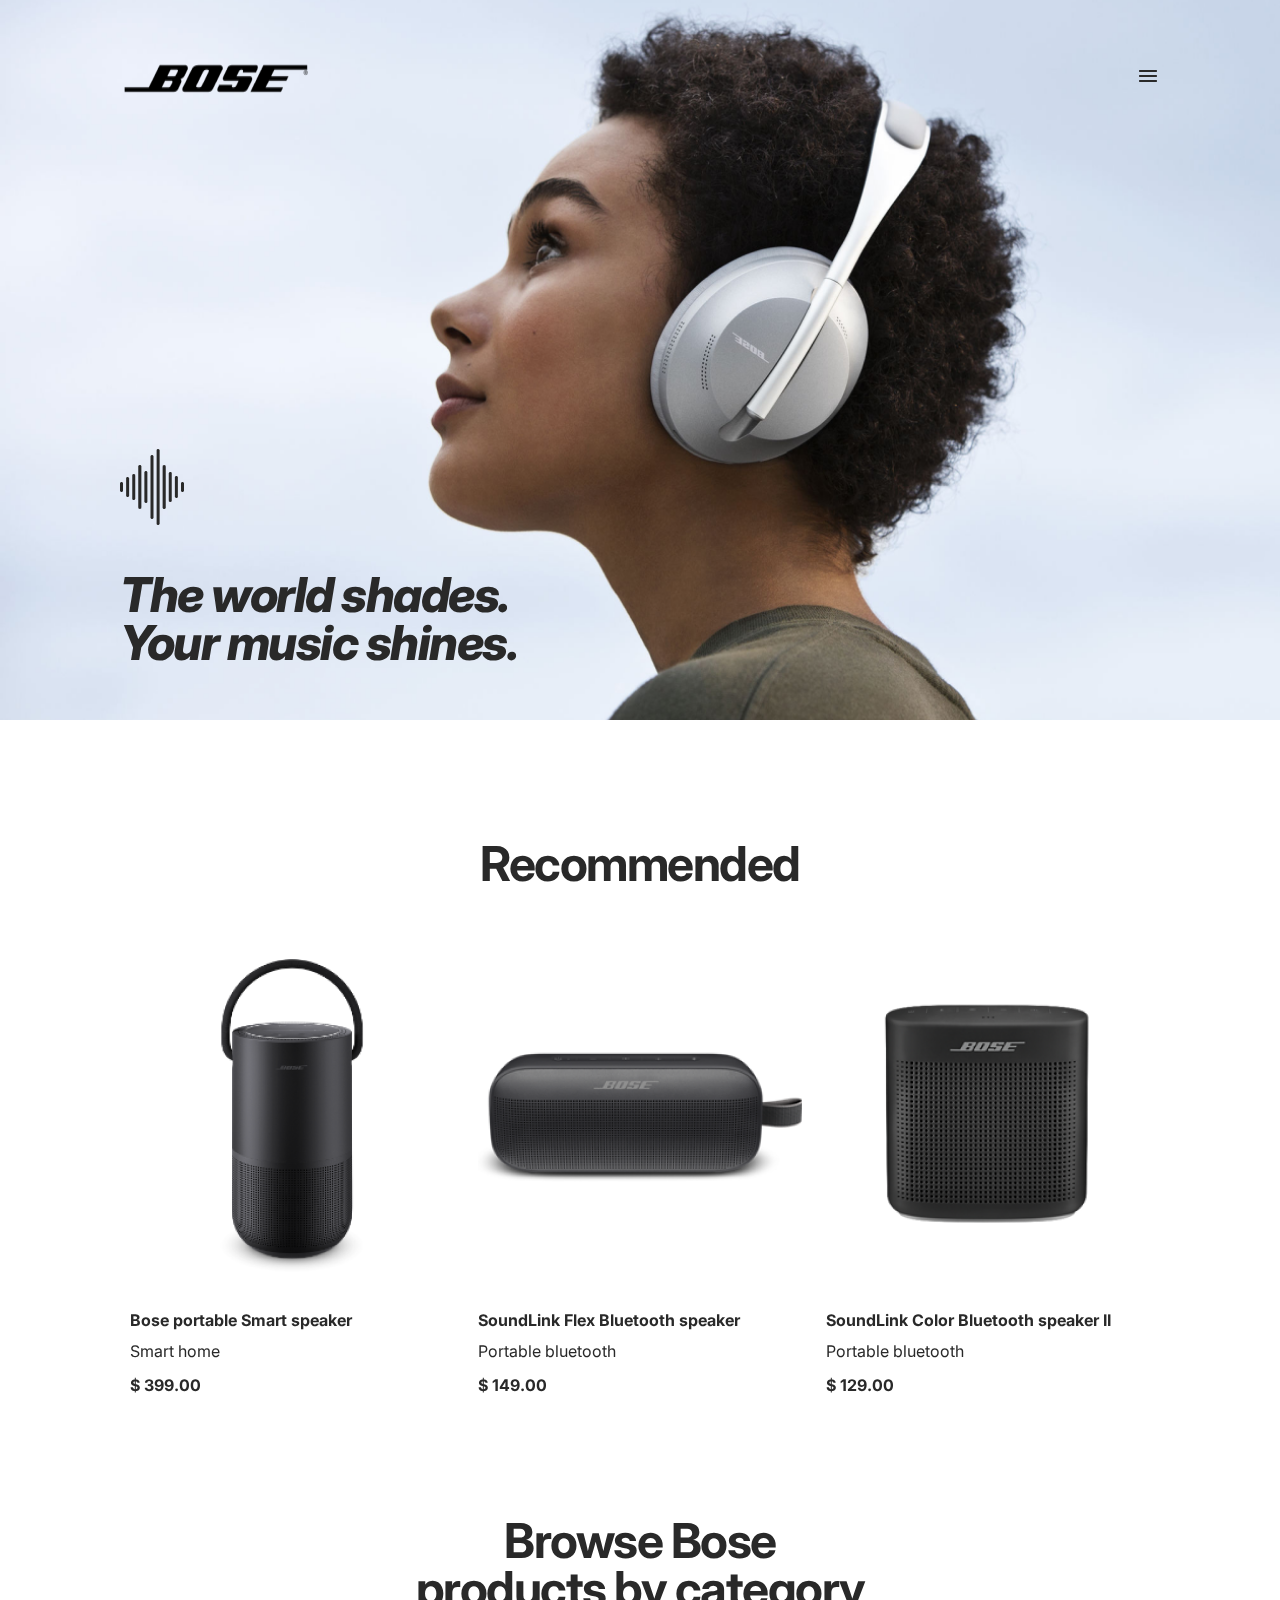
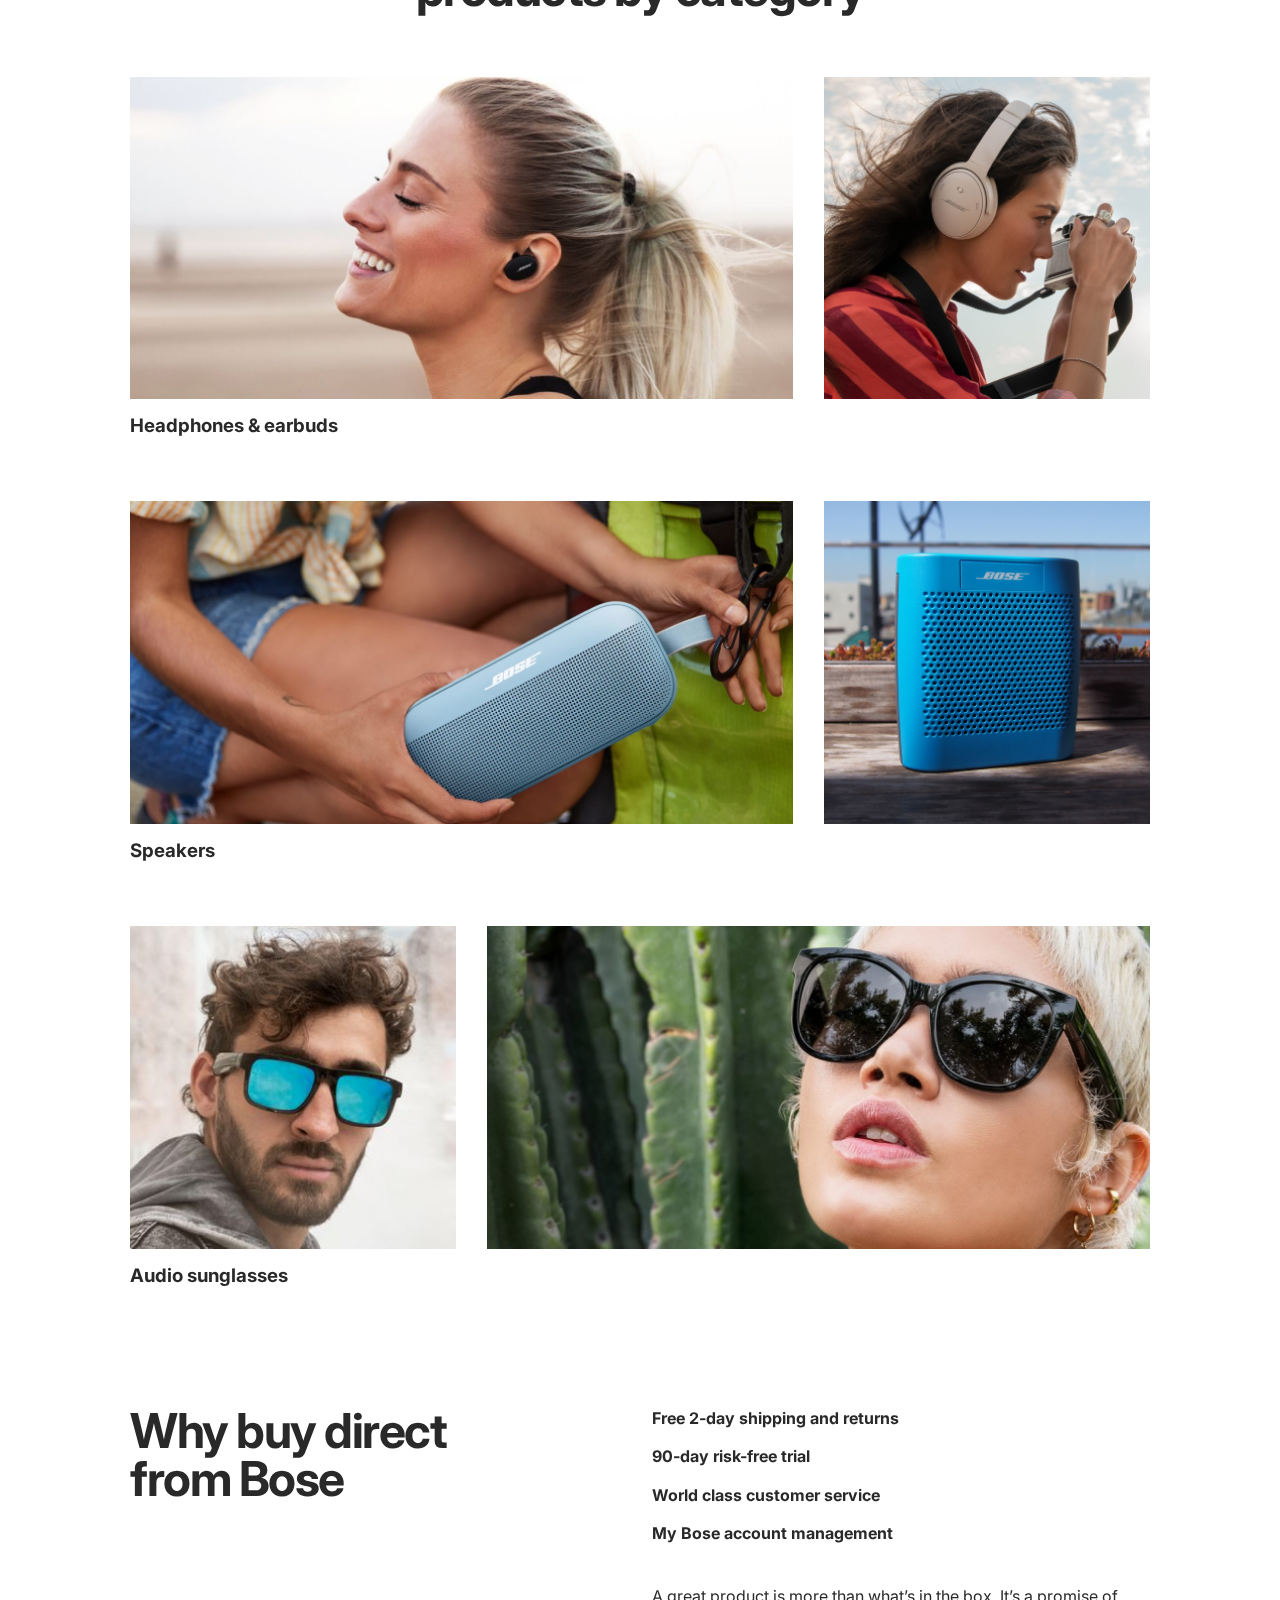
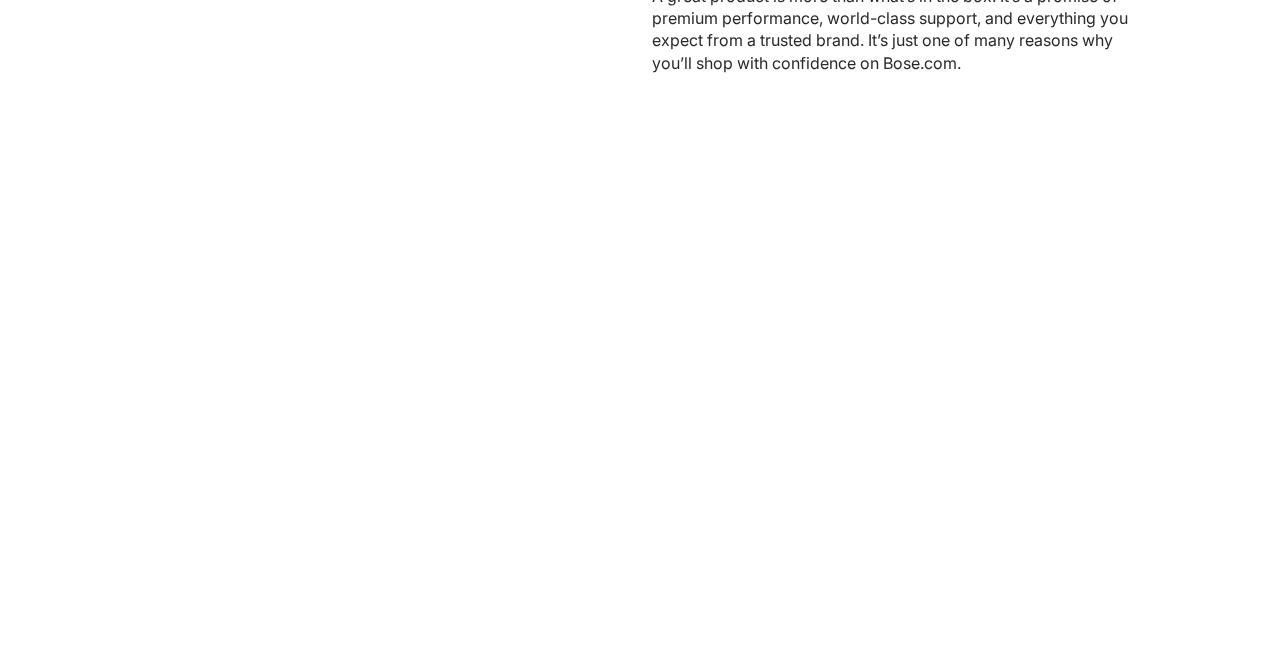
<file: index.html>
<!-- #region head -->
<!DOCTYPE html>
<html lang="en">

<head>
    <meta charset="UTF-8">
    <meta name="viewport" content="width=device-width, initial-scale=1.0">
    <meta http-equiv="X-UA-Compatible" content="IE=edge">
    <title>Document</title>
    <link rel="preconnect" href="https://fonts.googleapis.com">
    <link rel="preconnect" href="https://fonts.gstatic.com" crossorigin>
    <link href="https://fonts.googleapis.com/css2?family=Inter:wght@400;700;800&display=swap" rel="stylesheet">
    <link rel="stylesheet" href="css/style.css">
</head>
<!-- #endregion -->

<!-- #region body -->
<body id="home">
    <header class="header">
        <div class="header__top">
            <img src="images/logo.png" alt="Bose logo">
            <a href="#menu">
                <img src="images/icons/Icon-Burger-menu.png" alt="Burger-menu">
            </a>
        </div>

        <div class="header__bottom">
            <img src="images/Sound waves.png" alt="Sound waves">

            <h1 class="header__title">
                The world shades.
                <br>
                Your music shines.
            </h1>
        </div>
    </header>

    <div class="menu" id="menu">
        <div class="menu__top">
            <img src="images/menu-logo.png" alt="Bose logo">
            <a href="#home">
                <img src="images/icon-close.png" alt="close">
            </a>

        </div>
        <nav class="nav">
            <a href="#home" class="nav__link">Home</a>
            <a href="#recommended" class="nav__link">recommended</a>
            <a href="#categories" class="nav__link">Categories</a>
            <a href="#How-to-buy" class="nav__link">How to buy</a>
        </nav>
    </div>

    <main class="main">
        <section class="recommended" id="recommended">
            <h2 class="recommended__title">Recommended</h2>

            <div class="recommended__products">
                <article class="product">
                    <img src="images/products/Bose portable Smart speaker.png" alt="Bose portable Smart speaker"
                        class="product__photo">
                    <h3 class="product__title">Bose portable Smart speaker</h3>
                    <p class="product__category">Smart home</p>
                    <p class="product__price">$ 399.00</p>
                </article>
                <article class="product">
                    <img src="images/products/SoundLink Flex Bluetooth speaker.png"
                        alt="SoundLink Flex Bluetooth speaker" class="product__photo">
                    <h3 class="product__title">SoundLink Flex Bluetooth speaker</h3>
                    <p class="product__category">Portable bluetooth</p>
                    <p class="product__price">$ 149.00</p>
                </article>
                <article class="product">
                    <img src="images/products/SoundLink Color Bluetooth speaker II.png"
                        alt="SoundLink Flex Bluetooth speaker" class="product__photo">
                    <h3 class="product__title">SoundLink Color Bluetooth speaker II</h3>
                    <p class="product__category">Portable bluetooth</p>
                    <p class="product__price">$ 129.00</p>
                </article>
            </div>

        </section>

        <section class="categories" id="categories">
            <h2 class="categories-title">Browse Bose
                <br>
                products by category
            </h2>
            <article class="category">
                <div class="category__photos">
                    <img src="images/categories/Headphones-earbuds_wide.png" alt="Headphones-earbuds-wide"
                        class="photo-wide">
                    <img src="images/categories/Headphones-earbuds_square.png" alt="Headphones-earbuds_square"
                        class="photo-square">
                </div>
                <h3 class="category-title">Headphones & earbuds</h3>
            </article>
            <article class="category">
                <div class="category__photos">
                    <img src="images/categories/Speakers_square.png" alt="Speakers_square"
                        class="photo-wide">
                    <img src="images/categories/Speakers_wide.png" alt="Speakers_wide"
                        class="photo-square">
                </div>
                <h3 class="category-title">Speakers</h3>
            </article>
            <article class="category">
                <div class="category__photos">
                    <img src="images/categories/Audio sunglasses_wide.png" alt="Audio sunglasses_wide"
                    class="photo-square">
                    <img src="images/categories/Audio sunglasses_square.png" alt="Audio sunglasses_square"
                        class="photo-wide">
                    
                </div>
                <h3 class="category-title">Audio sunglasses</h3>
            </article>

        </section>

        <section class="how-to-buy" id="How-to-buy">
            <h2 class="how-to-buy__title">Why buy direct
                <br>
                from Bose
            </h2>
            <div class="how-to-buy__content">
                <ul class="how-to-buy__benefits">
                    <li>Free 2-day shipping and returns</li>
                    <li>90-day risk-free trial</li>
                    <li>World class customer service</li>
                    <li>My Bose account management</li>
                </ul>

                <p class="how-to-buy__description">
                    A great product is more than what’s in the box. It’s a promise of premium performance, world-class support, and everything you expect from a trusted brand. It’s just one of many reasons why you’ll shop with confidence on Bose.com. 
                </p>
            </div>
        </section>
    </main>

    <footer class="footer"></footer>
</body>

</html>
<!-- #endregion  -->
</file>
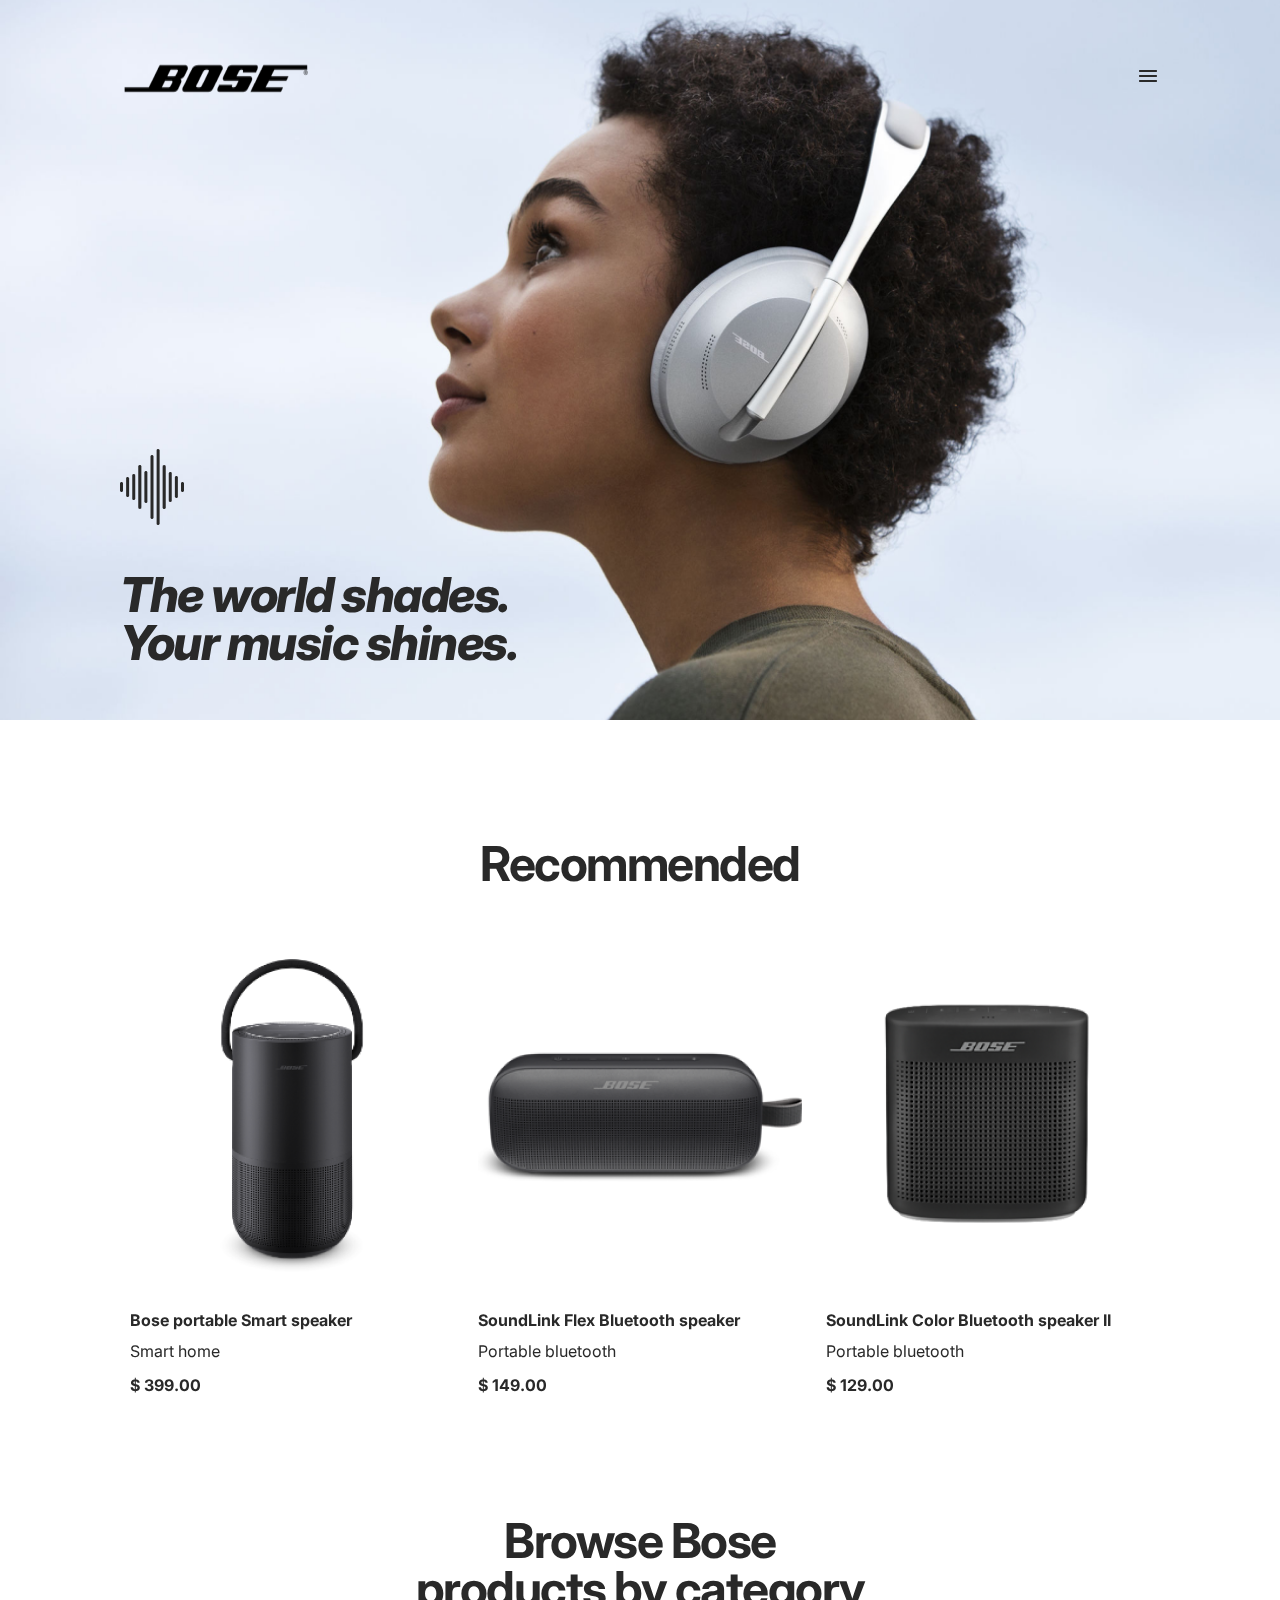
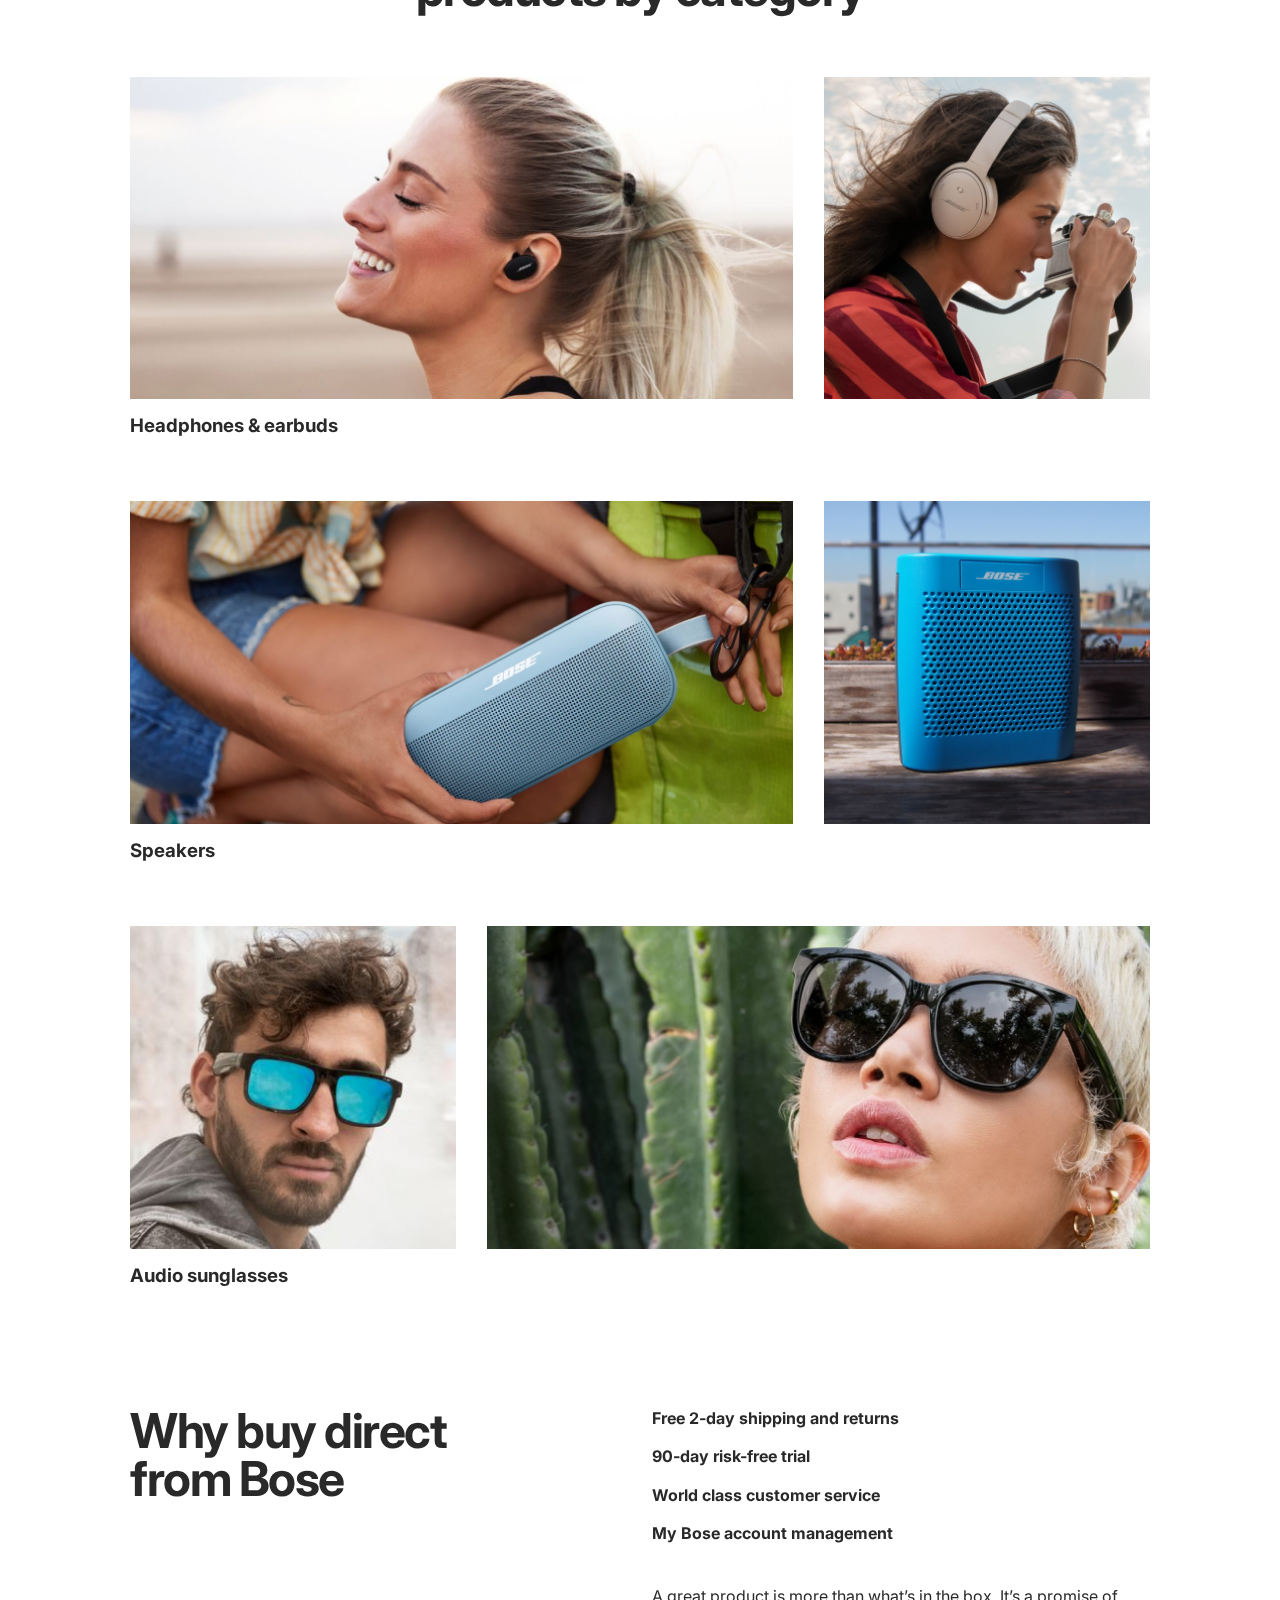
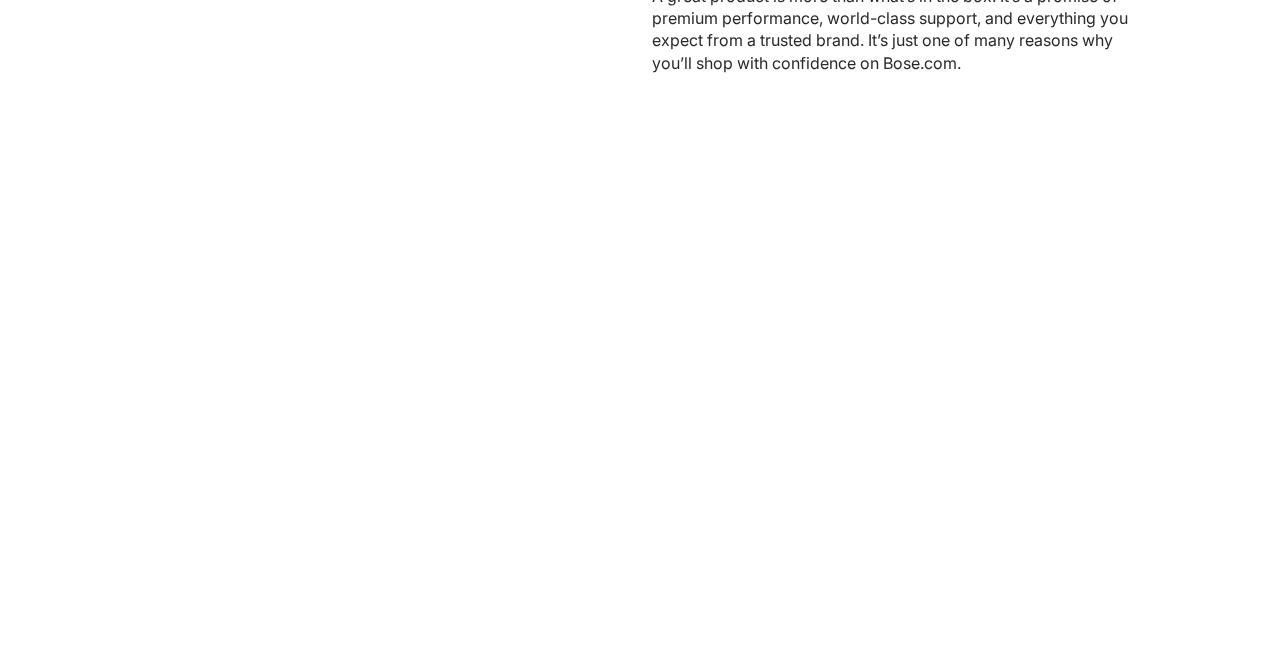
<file: landing-study/index.html>
<!-- #region head -->
<!DOCTYPE html>
<html lang="en">

<head>
    <meta charset="UTF-8">
    <meta name="viewport" content="width=device-width, initial-scale=1.0">
    <meta http-equiv="X-UA-Compatible" content="IE=edge">
    <title>Document</title>
    <link rel="preconnect" href="https://fonts.googleapis.com">
    <link rel="preconnect" href="https://fonts.gstatic.com" crossorigin>
    <link href="https://fonts.googleapis.com/css2?family=Inter:wght@400;700;800&display=swap" rel="stylesheet">
    <link rel="stylesheet" href="css/style.css">
</head>
<!-- #endregion -->

<!-- #region body -->
<body id="home">
    <header class="header">
        <div class="header__top">
            <img src="images/logo.png" alt="Bose logo">
            <a href="#menu">
                <img src="images/icons/Icon-Burger-menu.png" alt="Burger-menu">
            </a>
        </div>

        <div class="header__bottom">
            <img src="images/Sound waves.png" alt="Sound waves">

            <h1 class="header__title">
                The world shades.
                <br>
                Your music shines.
            </h1>
        </div>
    </header>

    <div class="menu" id="menu">
        <div class="menu__top">
            <img src="images/menu-logo.png" alt="Bose logo">
            <a href="#home">
                <img src="images/icon-close.png" alt="close">
            </a>

        </div>
        <nav class="nav">
            <a href="#home" class="nav__link">Home</a>
            <a href="#recommended" class="nav__link">recommended</a>
            <a href="#categories" class="nav__link">Categories</a>
            <a href="#How-to-buy" class="nav__link">How to buy</a>
        </nav>
    </div>

    <main class="main">
        <section class="recommended" id="recommended">
            <h2 class="recommended__title">Recommended</h2>

            <div class="recommended__products">
                <article class="product">
                    <img src="images/products/Bose portable Smart speaker.png" alt="Bose portable Smart speaker"
                        class="product__photo">
                    <h3 class="product__title">Bose portable Smart speaker</h3>
                    <p class="product__category">Smart home</p>
                    <p class="product__price">$ 399.00</p>
                </article>
                <article class="product">
                    <img src="images/products/SoundLink Flex Bluetooth speaker.png"
                        alt="SoundLink Flex Bluetooth speaker" class="product__photo">
                    <h3 class="product__title">SoundLink Flex Bluetooth speaker</h3>
                    <p class="product__category">Portable bluetooth</p>
                    <p class="product__price">$ 149.00</p>
                </article>
                <article class="product">
                    <img src="images/products/SoundLink Color Bluetooth speaker II.png"
                        alt="SoundLink Flex Bluetooth speaker" class="product__photo">
                    <h3 class="product__title">SoundLink Color Bluetooth speaker II</h3>
                    <p class="product__category">Portable bluetooth</p>
                    <p class="product__price">$ 129.00</p>
                </article>
            </div>

        </section>

        <section class="categories" id="categories">
            <h2 class="categories-title">Browse Bose
                <br>
                products by category
            </h2>
            <article class="category">
                <div class="category__photos">
                    <img src="images/categories/Headphones-earbuds_wide.png" alt="Headphones-earbuds-wide"
                        class="photo-wide">
                    <img src="images/categories/Headphones-earbuds_square.png" alt="Headphones-earbuds_square"
                        class="photo-square">
                </div>
                <h3 class="category-title">Headphones & earbuds</h3>
            </article>
            <article class="category">
                <div class="category__photos">
                    <img src="images/categories/Speakers_square.png" alt="Speakers_square"
                        class="photo-wide">
                    <img src="images/categories/Speakers_wide.png" alt="Speakers_wide"
                        class="photo-square">
                </div>
                <h3 class="category-title">Speakers</h3>
            </article>
            <article class="category">
                <div class="category__photos">
                    <img src="images/categories/Audio sunglasses_wide.png" alt="Audio sunglasses_wide"
                    class="photo-square">
                    <img src="images/categories/Audio sunglasses_square.png" alt="Audio sunglasses_square"
                        class="photo-wide">
                    
                </div>
                <h3 class="category-title">Audio sunglasses</h3>
            </article>

        </section>

        <section class="how-to-buy" id="How-to-buy">
            <h2 class="how-to-buy__title">Why buy direct
                <br>
                from Bose
            </h2>
            <div class="how-to-buy__content">
                <ul class="how-to-buy__benefits">
                    <li>Free 2-day shipping and returns</li>
                    <li>90-day risk-free trial</li>
                    <li>World class customer service</li>
                    <li>My Bose account management</li>
                </ul>

                <p class="how-to-buy__description">
                    A great product is more than what’s in the box. It’s a promise of premium performance, world-class support, and everything you expect from a trusted brand. It’s just one of many reasons why you’ll shop with confidence on Bose.com. 
                </p>
            </div>
        </section>
    </main>

    <footer class="footer"></footer>
</body>

</html>
<!-- #endregion -->
</file>
<file: css/style.css>
/* #region page */
* {
    padding: 0;
    border: 0;
    text-decoration: none;
    list-style: none;
    box-sizing: border-box;
}

html {
    scroll-behavior: smooth;
}

body {
    margin: 0;
    font-family: "Inter", sans-serif;
    color: #292929;
    font-size: 16px;
    line-height: 140%;
}

/* #endregion */

/* #region header */
.header {
    display: flex;
    flex-direction: column;
    justify-content: space-between;

    box-sizing: border-box;
    max-height: 720px;
    padding: 64px 120px;

    background-image: url("../images/heder-bg.png");
    background-position: center;
    background-repeat: no-repeat;
    background-size: cover;
}

.header__top {
    display: flex;
    justify-content: space-between;
}

.header__bottom {
    margin-top: 356px;
}

.header__title {
    margin-top: 40px;
    margin-bottom: 0;
    font-family: 'Inter',sans-serif;
    font-weight: 800;
    font-style: italic;
    font-size: 48px;
    line-height: 100%;
    letter-spacing: -1.5px;
}

/* #endregion */

/* #region menu */
.menu {
    position: fixed;
    top: 0;
    right: 0;
    left: 0;
    transform: translateX(-100%);
    transition: transform 500ms;
    height: 100vh;
    padding: 64px 120px;
    background: #E8EFF9;
}

.menu:target {
    transform: translateX(0);
}

.menu__top {
    display: flex;
    justify-content: space-between;
    margin-bottom: 64px;
}

/* #endregion */

/* #region nav */
.nav {
    display: flex;
    flex-direction: column;
    gap: 32px;
}

.nav__link {
    color: #292929;
    font-weight: 700;
    font-size: 22px;
    line-height: 22px;
    letter-spacing: 2px;
    text-transform: uppercase;
}

/* #endregion */

/* #region main */
.main {
    padding: 120px;
   background-color: white;
}

/* #endregion */

/* #region recomended */
.recommended {
    margin-bottom: 120px;
}

.recommended__title {
    margin-top: 0;
    margin-bottom: 64px;
    font-size: 48px;
    line-height: 100%;
    font-weight: bold;
    text-align: center;
    letter-spacing: -1.5px;
}

.recommended__products {
    display: flex;
    justify-content: center;
    gap: 24px;
}

/* #endregion */

/* #region product */
.product {
    flex-basis: 324px;
}

.product__photo {
    width: 100%;
    margin-bottom: 32px;
}

.product__title {
    margin-top: 0;
    margin-bottom: 8px;
    font-size: 16px;
    line-height: 140%;
}

.product__category {
    margin-top: 0;
    margin-bottom: 12px;
}

.product__price {
    margin: 0;
    font-weight: bold;
}

/* #endregion */

/* #region categories */
.categories {
    max-width: 1020px;
    margin: 0 auto;
    margin-bottom: 120px;
}

.categories-title {
    margin-top: 0;
    margin-bottom: 64px;
    font-size: 48px;
    line-height: 100%;
    font-weight: bold;
    text-align: center;
    letter-spacing: -1.5px;
}

/* #endregion */

/* #region category */
.category {
    margin-bottom: 64px;
}

.category__photos {
    display: flex;
    gap: 3%;
    margin-bottom: 16px;
    ;
}

.category-title {
    margin: 0;
    /* font-weight: 700;
font-size: 24px;
line-height: 140%; */
}

/* #endregion */

/* #region photo */
.photo-wide {
    width: 65%;
}

.photo-square {
    width: 32%;
}

/* #endregion */

/* #region how-to-buy */
.how-to-buy {
    display: flex;
    max-width: 1020px;
    margin: 0 auto;
    gap: 24px;
}

.how-to-buy__title {
    flex-basis: 50%;
    margin-top: 0;
    margin-bottom: 64px;
    font-size: 48px;
    line-height: 100%;
    font-weight: bold;
    letter-spacing: -1.5px;
}

.how-to-buy__content {
    flex-basis: 50%;
}

.how-to-buy__benefits {
    display: flex;
    flex-direction: column;
    gap: 16px;
    padding: 0;
    margin: 0;
    margin-bottom: 40px;
    font-weight: bold;

}

/* #endregion */

/* #region footer */
.footer {
    position: sticky;
    bottom: 0;
    z-index: -1;
    height: 460px;
    background-image: url("../images/footer-bg.png");
    background-position: center;
    background-repeat: no-repeat;
    background-size: cover;
}
/* #endregion */
</file>
<file: landing-study/css/style.css>
/* #region page */
* {
    padding: 0;
    border: 0;
    text-decoration: none;
    list-style: none;
    box-sizing: border-box;
}

html {
    scroll-behavior: smooth;
}

body {
    margin: 0;
    font-family: "Inter", sans-serif;
    color: #292929;
    font-size: 16px;
    line-height: 140%;
}

/* #endregion */

/* #region header */
.header {
    display: flex;
    flex-direction: column;
    justify-content: space-between;

    box-sizing: border-box;
    max-height: 720px;
    padding: 64px 120px;

    background-image: url("../images/heder-bg.png");
    background-position: center;
    background-repeat: no-repeat;
    background-size: cover;
}

.header__top {
    display: flex;
    justify-content: space-between;
}

.header__bottom {
    margin-top: 356px;
}

.header__title {
    margin-top: 40px;
    margin-bottom: 0;
    font-family: 'Inter',sans-serif;
    font-weight: 800;
    font-style: italic;
    font-size: 48px;
    line-height: 100%;
    letter-spacing: -1.5px;
}

/* #endregion */

/* #region menu */
.menu {
    position: fixed;
    top: 0;
    right: 0;
    left: 0;
    transform: translateX(-100%);
    transition: transform 500ms;
    height: 100vh;
    padding: 64px 120px;
    background: #E8EFF9;
}

.menu:target {
    transform: translateX(0);
}

.menu__top {
    display: flex;
    justify-content: space-between;
    margin-bottom: 64px;
}

/* #endregion */

/* #region nav */
.nav {
    display: flex;
    flex-direction: column;
    gap: 32px;
}

.nav__link {
    color: #292929;
    font-weight: 700;
    font-size: 22px;
    line-height: 22px;
    letter-spacing: 2px;
    text-transform: uppercase;
}

/* #endregion */

/* #region main */
.main {
    padding: 120px;
   background-color: white;
}

/* #endregion */

/* #region recomended */
.recommended {
    margin-bottom: 120px;
}

.recommended__title {
    margin-top: 0;
    margin-bottom: 64px;
    font-size: 48px;
    line-height: 100%;
    font-weight: bold;
    text-align: center;
    letter-spacing: -1.5px;
}

.recommended__products {
    display: flex;
    justify-content: center;
    gap: 24px;
}

/* #endregion */

/* #region product */
.product {
    flex-basis: 324px;
}

.product__photo {
    width: 100%;
    margin-bottom: 32px;
}

.product__title {
    margin-top: 0;
    margin-bottom: 8px;
    font-size: 16px;
    line-height: 140%;
}

.product__category {
    margin-top: 0;
    margin-bottom: 12px;
}

.product__price {
    margin: 0;
    font-weight: bold;
}

/* #endregion */

/* #region categories */
.categories {
    max-width: 1020px;
    margin: 0 auto;
    margin-bottom: 120px;
}

.categories-title {
    margin-top: 0;
    margin-bottom: 64px;
    font-size: 48px;
    line-height: 100%;
    font-weight: bold;
    text-align: center;
    letter-spacing: -1.5px;
}

/* #endregion */

/* #region category */
.category {
    margin-bottom: 64px;
}

.category__photos {
    display: flex;
    gap: 3%;
    margin-bottom: 16px;
    ;
}

.category-title {
    margin: 0;
    /* font-weight: 700;
font-size: 24px;
line-height: 140%; */
}

/* #endregion */

/* #region photo */
.photo-wide {
    width: 65%;
}

.photo-square {
    width: 32%;
}

/* #endregion */

/* #region how-to-buy */
.how-to-buy {
    display: flex;
    max-width: 1020px;
    margin: 0 auto;
    gap: 24px;
}

.how-to-buy__title {
    flex-basis: 50%;
    margin-top: 0;
    margin-bottom: 64px;
    font-size: 48px;
    line-height: 100%;
    font-weight: bold;
    letter-spacing: -1.5px;
}

.how-to-buy__content {
    flex-basis: 50%;
}

.how-to-buy__benefits {
    display: flex;
    flex-direction: column;
    gap: 16px;
    padding: 0;
    margin: 0;
    margin-bottom: 40px;
    font-weight: bold;

}

/* #endregion */

/* #region footer */
.footer {
    position: sticky;
    bottom: 0;
    z-index: -1;
    height: 460px;
    background-image: url("../images/footer-bg.png");
    background-position: center;
    background-repeat: no-repeat;
    background-size: cover;
}
/* #endregion */
</file>
